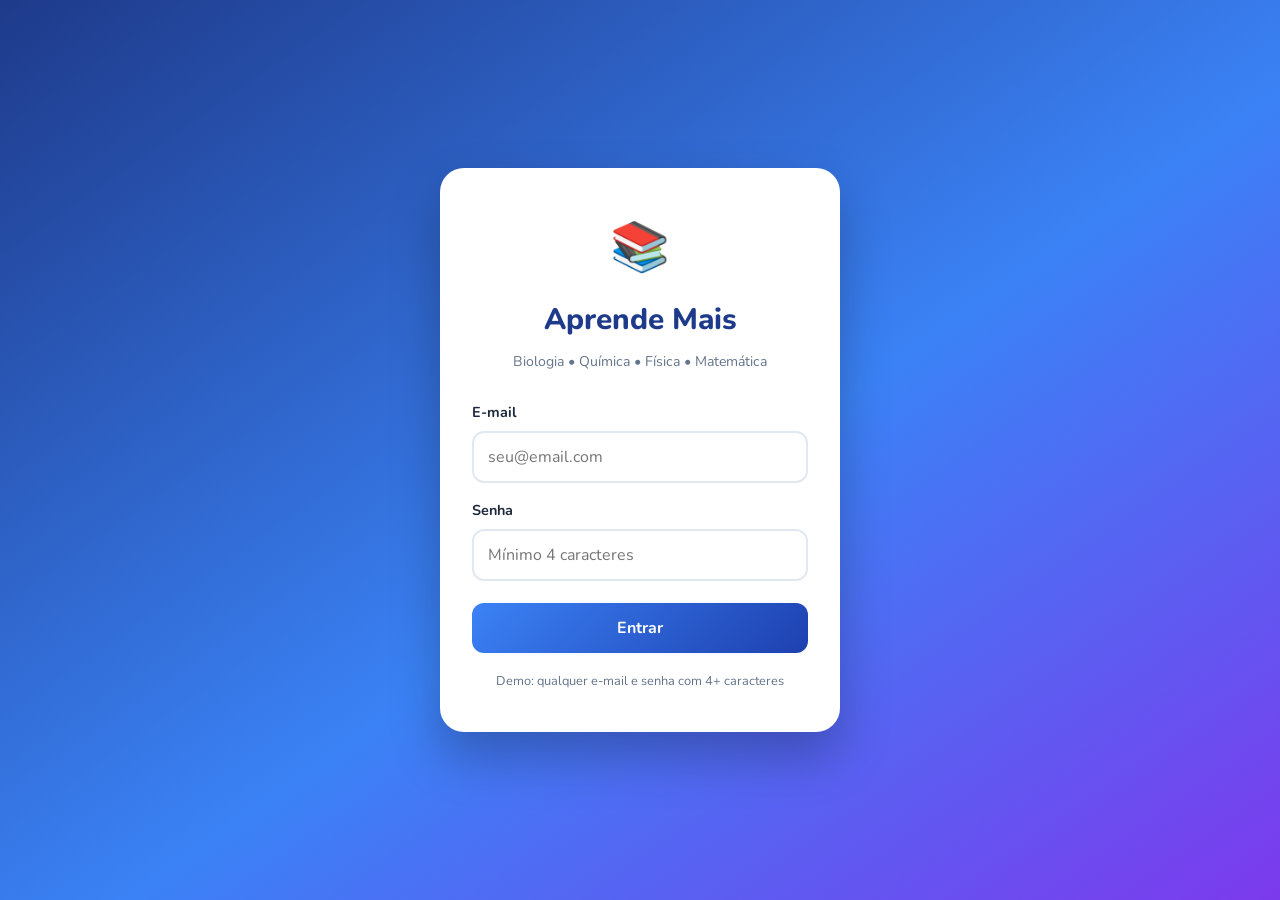
<file: index.html>
<!DOCTYPE html>
<html lang="pt-br">
<head>
    <meta charset="UTF-8">
    <meta name="viewport" content="width=device-width, initial-scale=1.0">
    <title>Aprende Mais — Login</title>
    <link href="https://fonts.googleapis.com/css2?family=Nunito:wght@400;600;700;800&display=swap" rel="stylesheet">
    <link rel="stylesheet" href="style.css">
</head>
<body class="pagina-login">
    <div class="login-wrapper">
        <div class="login-card">
            <div class="logo">
                <span class="logo-icon">📚</span>
                <h1>Aprende Mais</h1>
                <p class="tagline">Biologia • Química • Física • Matemática</p>
            </div>
            <form id="formLogin">
                <div class="campo">
                    <label for="email">E-mail</label>
                    <input type="email" id="email" placeholder="seu@email.com" required autocomplete="username">
                </div>
                <div class="campo">
                    <label for="senha">Senha</label>
                    <input type="password" id="senha" placeholder="Mínimo 4 caracteres" required autocomplete="current-password">
                </div>
                <p id="erroLogin" class="erro" style="display:none;">Use um e-mail e senha com pelo menos 4 caracteres.</p>
                <button type="submit" class="btn-primario">Entrar</button>
            </form>
            <p class="dica-login">Demo: qualquer e-mail e senha com 4+ caracteres</p>
        </div>
    </div>
    <script src="script.js"></script>
</body>
</html>
</file>
<file: style.css>
* { margin: 0; padding: 0; box-sizing: border-box; }

:root {
    --azul: #3b82f6;
    --azul-escuro: #1e3a8a;
    --verde: #059669;
    --roxo: #7c3aed;
    --laranja: #d97706;
    --vermelho: #dc2626;
    --fundo: #f0f4f8;
    --texto: #1e293b;
    --texto-claro: #64748b;
    --branco: #ffffff;
    --sombra: 0 4px 24px rgba(15, 23, 42, 0.08);
    --raio: 18px;
}

body {
    font-family: 'Nunito', sans-serif;
    background: var(--fundo);
    color: var(--texto);
    min-height: 100vh;
    line-height: 1.65;
}

/* ===== LOGIN ===== */
.pagina-login {
    background: linear-gradient(145deg, #1e3a8a 0%, #3b82f6 55%, #7c3aed 100%);
    display: flex;
    align-items: center;
    justify-content: center;
    min-height: 100vh;
    padding: 24px;
}
.login-wrapper { width: 100%; max-width: 400px; }
.login-card {
    background: var(--branco);
    border-radius: 24px;
    padding: 40px 32px;
    box-shadow: 0 25px 50px rgba(0,0,0,0.25);
}
.logo { text-align: center; margin-bottom: 28px; }
.logo-icon { font-size: 3rem; display: block; margin-bottom: 8px; }
.logo h1 { font-size: 1.85rem; color: var(--azul-escuro); font-weight: 800; }
.tagline { color: var(--texto-claro); font-size: 0.88rem; margin-top: 6px; }
.campo { margin-bottom: 16px; }
.campo label { display: block; font-weight: 700; font-size: 0.9rem; margin-bottom: 6px; }
.campo input {
    width: 100%;
    padding: 13px 14px;
    border: 2px solid #e2e8f0;
    border-radius: 12px;
    font-family: 'Nunito', sans-serif;
    font-size: 1rem;
}
.campo input:focus { outline: none; border-color: var(--azul); box-shadow: 0 0 0 3px rgba(59,130,246,0.2); }
.erro { color: var(--vermelho); font-size: 0.9rem; margin-bottom: 12px; font-weight: 600; }
.btn-primario {
    background: linear-gradient(135deg, #3b82f6, #1e40af);
    color: white;
    border: none;
    padding: 13px 22px;
    border-radius: 12px;
    font-family: 'Nunito', sans-serif;
    font-weight: 700;
    font-size: 1rem;
    cursor: pointer;
    transition: transform 0.15s, box-shadow 0.15s;
}
.btn-primario:hover { transform: translateY(-1px); box-shadow: 0 6px 16px rgba(59,130,246,0.4); }
.login-card .btn-primario { width: 100%; padding: 14px; margin-top: 6px; }
.dica-login { text-align: center; font-size: 0.8rem; color: var(--texto-claro); margin-top: 18px; }

/* ===== NAV ===== */
.navbar {
    background: var(--branco);
    padding: 14px 28px;
    display: flex;
    justify-content: space-between;
    align-items: center;
    box-shadow: var(--sombra);
    position: sticky;
    top: 0;
    z-index: 50;
}
.nav-brand { font-weight: 800; font-size: 1.2rem; color: var(--azul-escuro); }
.nav-links { display: flex; gap: 6px; align-items: center; flex-wrap: wrap; }
.nav-links a {
    text-decoration: none;
    color: var(--texto-claro);
    font-weight: 600;
    padding: 8px 14px;
    border-radius: 10px;
    font-size: 0.95rem;
}
.nav-links a:hover, .nav-links a.ativo { background: #eff6ff; color: var(--azul-escuro); }

.container { max-width: 740px; margin: 0 auto; padding: 36px 20px 70px; }
.page-header { margin-bottom: 32px; }
.page-header h1 { font-size: 1.95rem; color: var(--azul-escuro); margin-bottom: 6px; }
.page-header p { color: var(--texto-claro); font-size: 1.05rem; }
.voltar {
    display: inline-block;
    color: var(--azul);
    text-decoration: none;
    font-weight: 700;
    margin-bottom: 14px;
    font-size: 0.95rem;
}
.voltar:hover { text-decoration: underline; }

/* ===== CARDS MATÉRIAS ===== */
.grade-materias {
    display: grid;
    grid-template-columns: repeat(auto-fit, minmax(170px, 1fr));
    gap: 18px;
}
.card-materia {
    background: var(--branco);
    border-radius: var(--raio);
    padding: 26px 20px;
    text-decoration: none;
    color: inherit;
    box-shadow: var(--sombra);
    border-top: 5px solid transparent;
    transition: transform 0.2s;
}
.card-materia:hover { transform: translateY(-5px); }
.card-materia .icone { font-size: 2.5rem; margin-bottom: 12px; }
.card-materia h2 { font-size: 1.2rem; margin-bottom: 6px; }
.card-materia p { font-size: 0.88rem; color: var(--texto-claro); margin-bottom: 14px; }
.card-materia .badge {
    font-size: 0.8rem;
    font-weight: 700;
    padding: 5px 12px;
    border-radius: 20px;
    background: #eff6ff;
    color: var(--azul-escuro);
}
.card-materia.biologia { border-top-color: var(--verde); }
.card-materia.quimica { border-top-color: var(--roxo); }
.card-materia.fisica { border-top-color: var(--laranja); }
.card-materia.matematica { border-top-color: var(--azul); }

/* ===== BLOCO AULA ===== */
.bloco-aula {
    background: var(--branco);
    border-radius: var(--raio);
    padding: 0;
    box-shadow: var(--sombra);
    margin-bottom: 28px;
    overflow: hidden;
}
.bloco-aula .cabecalho-aula {
    background: linear-gradient(135deg, #eff6ff, #f5f3ff);
    padding: 20px 28px;
    border-bottom: 1px solid #e2e8f0;
}
.bloco-aula .cabecalho-aula h2 {
    color: var(--azul-escuro);
    font-size: 1.3rem;
    margin: 0;
}
.bloco-aula .corpo-aula {
    padding: 24px 28px 28px;
}

.texto-aula {
    background: #f8fafc;
    border-left: 5px solid var(--azul);
    padding: 18px 20px;
    border-radius: 0 12px 12px 0;
    margin-bottom: 28px;
}
.texto-aula p {
    margin: 0 0 10px;
    font-size: 1.02rem;
}
.texto-aula p:last-child { margin-bottom: 0; }
.texto-aula strong { color: var(--azul-escuro); }

.titulo-atividades {
    font-size: 1.05rem;
    font-weight: 800;
    color: var(--texto);
    margin-bottom: 16px;
    padding-bottom: 8px;
    border-bottom: 2px solid #e2e8f0;
}

/* ===== FORMULÁRIO ===== */
.form-exercicio fieldset {
    border: none;
    margin-bottom: 22px;
    padding: 0;
}
.form-exercicio legend {
    font-weight: 800;
    font-size: 1rem;
    margin-bottom: 12px;
    display: block;
    width: 100%;
    color: var(--texto);
}
.form-exercicio label {
    display: flex;
    align-items: center;
    padding: 12px 16px;
    margin-bottom: 8px;
    background: #f8fafc;
    border: 2px solid #e2e8f0;
    border-radius: 12px;
    cursor: pointer;
    font-weight: 600;
    transition: border-color 0.15s, background 0.15s;
}
.form-exercicio label:hover {
    border-color: #93c5fd;
    background: #eff6ff;
}
.form-exercicio input[type="radio"] {
    margin-right: 12px;
    width: 18px;
    height: 18px;
    accent-color: var(--azul);
    flex-shrink: 0;
}

/* Após corrigir */
.form-exercicio label.revelada {
    border-color: var(--verde) !important;
    background: #ecfdf5 !important;
    color: #047857;
}
.form-exercicio label.certa {
    border-color: var(--verde) !important;
    background: #d1fae5 !important;
    color: #047857;
    font-weight: 800;
}
.form-exercicio label.errada {
    border-color: var(--vermelho) !important;
    background: #fef2f2 !important;
    color: #b91c1c;
}

.form-exercicio .btn-corrigir {
    margin-top: 4px;
    min-width: 140px;
}

.resultado-form {
    margin-top: 18px;
    font-weight: 600;
    padding: 16px 18px;
    border-radius: 12px;
    font-size: 1rem;
    line-height: 1.5;
}
.resultado-form.ok { background: #ecfdf5; color: #047857; border: 1px solid #a7f3d0; }
.resultado-form.erro { background: #fef2f2; color: #b91c1c; border: 1px solid #fecaca; }
.resultado-form.aviso { background: #fffbeb; color: #b45309; border: 1px solid #fde68a; }

.footer {
    text-align: center;
    padding: 24px;
    color: var(--texto-claro);
    font-size: 0.9rem;
    border-top: 1px solid #e2e8f0;
    background: var(--branco);
}

@media (max-width: 600px) {
    .navbar { flex-direction: column; gap: 10px; padding: 12px 16px; }
    .bloco-aula .cabecalho-aula,
    .bloco-aula .corpo-aula { padding-left: 18px; padding-right: 18px; }
    .container { padding: 24px 14px 50px; }
}
</file>
